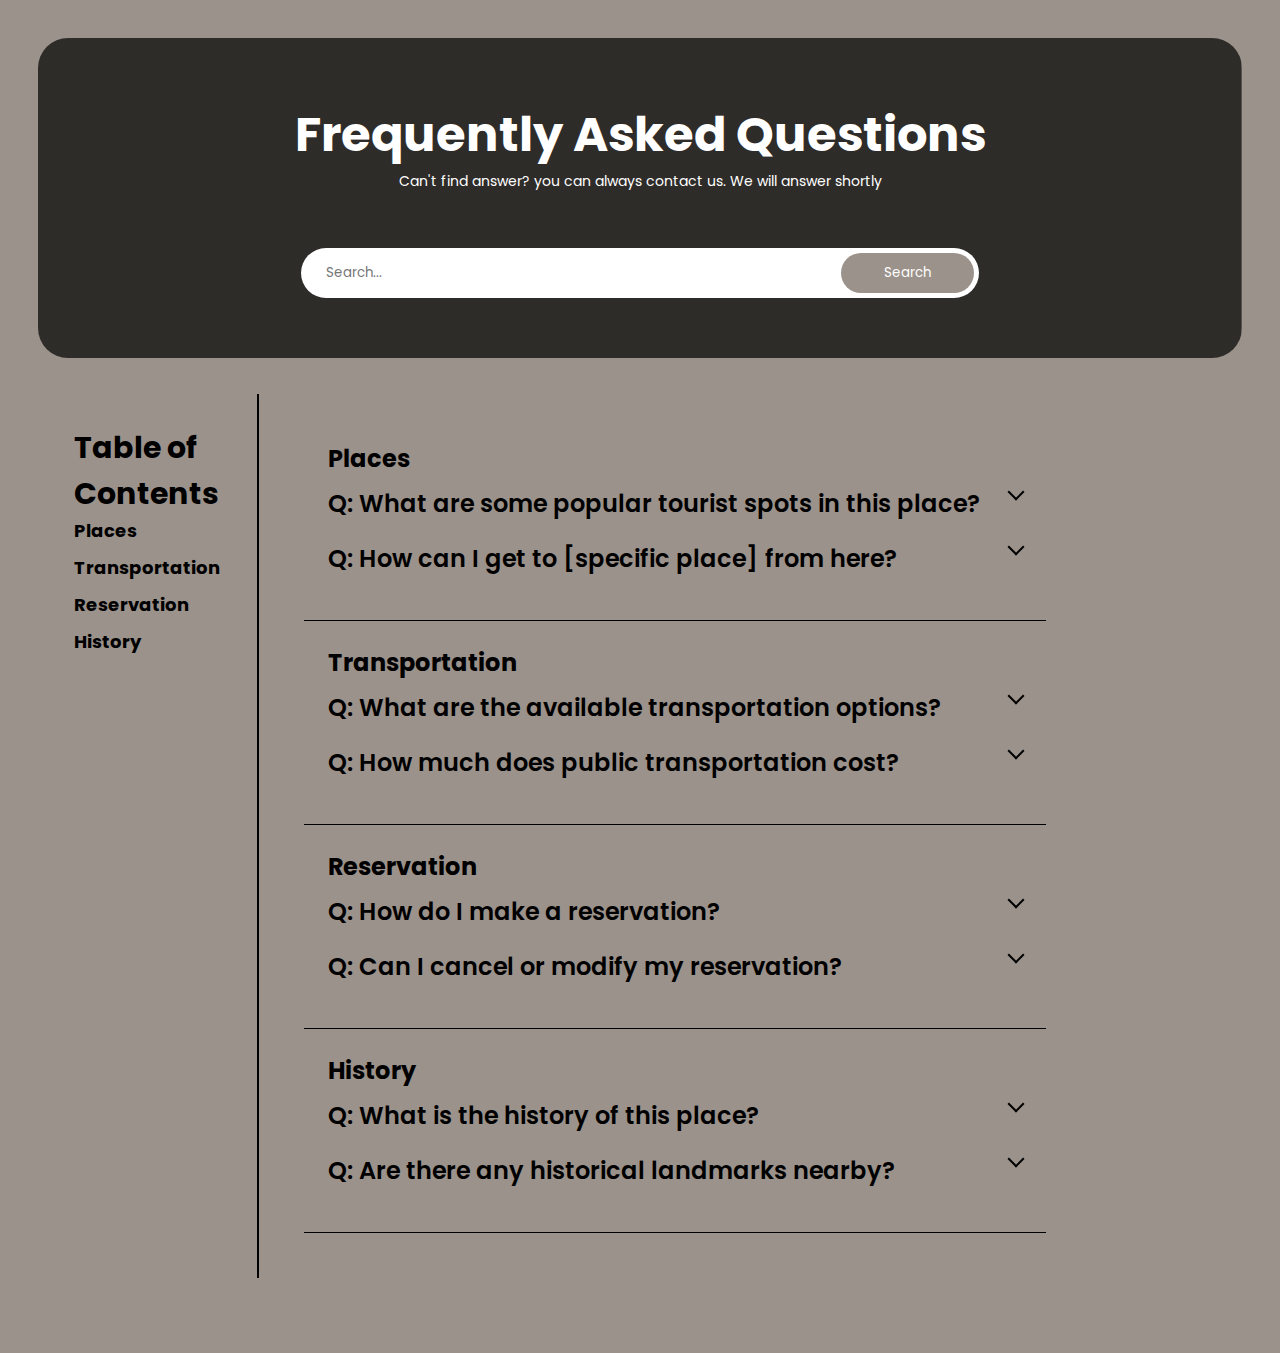
<file: index.html>
<!DOCTYPE html>
<html lang="en">
<head>
    <meta charset="UTF-8">
    <meta name="viewport" content="width=device-width, initial-scale=1.0">
    <link rel="stylesheet" href="./CSS/style.css">
    <link href="https://fonts.googleapis.com/css2?family=Poppins:wght@400;600;700&display=swap" rel="stylesheet">
    <script src="./JS/search.js"></script>
    <title>FAQ</title>
</head>
<body>

    <div class="header">
        <h1 class="header-title">Frequently Asked Questions</h1>
        <p class="header-desc">Can't find answer? you can always contact us. We will answer shortly</p>

        <div class="search">
            <input type="text" id="searchInput" placeholder="Search...">
            <button onclick="search()">Search</button>
        </div>
    </div>

    <div class="faq">
        <div class="faq-name">
            <h2 class="faq-header">Table of Contents</h2>
            <ul class="toc">
                <li><a href="#places">Places</a></li>
                <li><a href="#transportation">Transportation</a></li>
                <li><a href="#reservation">Reservation</a></li>
                <li><a href="#history">History</a></li>
            </ul>
        </div>
        <div class="faq-box">
            <div id="places" class="faq-wrapper">
                <h3 class="section-title">Places</h3>
                <div class="faq-item">
                    <input type="checkbox" id="places-questions" class="faq-trigger">
                    <label for="places-questions" class="faq-title">Q: What are some popular tourist spots in this place?</label>
                    <div class="faq-detail">A: Some popular tourist spots include [list popular spots here].</div>
                </div>
                <div class="faq-item">
                    <input type="checkbox" id="places-getting-there" class="faq-trigger">
                    <label for="places-getting-there" class="faq-title">Q: How can I get to [specific place] from here?</label>
                    <div class="faq-detail">A: You can [describe transportation options].</div>
                </div>
            </div>
            <div id="transportation" class="faq-wrapper">
                <h3 class="section-title">Transportation</h3>
                <div class="faq-item">
                    <input type="checkbox" id="transportation-options" class="faq-trigger">
                    <label for="transportation-options" class="faq-title">Q: What are the available transportation options?</label>
                    <div class="faq-detail">A: The available transportation options include [list transportation options].</div>
                </div>
                <div class="faq-item">
                    <input type="checkbox" id="transportation-cost" class="faq-trigger">
                    <label for="transportation-cost" class="faq-title">Q: How much does public transportation cost?</label>
                    <div class="faq-detail">A: Public transportation costs vary depending on the mode of transport and distance.</div>
                </div>
            </div>
            <div id="reservation" class="faq-wrapper">
                <h3 class="section-title">Reservation</h3>
                <div class="faq-item">
                    <input type="checkbox" id="reservation-process" class="faq-trigger">
                    <label for="reservation-process" class="faq-title">Q: How do I make a reservation?</label>
                    <div class="faq-detail">A: You can make a reservation by [describe reservation process].</div>
                </div>
                <div class="faq-item">
                    <input type="checkbox" id="reservation-cancel" class="faq-trigger">
                    <label for="reservation-cancel" class="faq-title">Q: Can I cancel or modify my reservation?</label>
                    <div class="faq-detail">A: Yes, you can cancel or modify your reservation by [describe cancellation/modification process].</div>
                </div>
            </div>
            <div id="history" class="faq-wrapper">
                <h3 class="section-title">History</h3>
                <div class="faq-item">
                    <input type="checkbox" id="history-description" class="faq-trigger">
                    <label for="history-description" class="faq-title">Q: What is the history of this place?</label>
                    <div class="faq-detail">A: [Brief history description].</div>
                </div>
                <div class="faq-item">
                    <input type="checkbox" id="history-landmarks" class="faq-trigger">
                    <label for="history-landmarks" class="faq-title">Q: Are there any historical landmarks nearby?</label>
                    <div class="faq-detail">A: Yes, some historical landmarks include [list landmarks].</div>
                </div>
            </div>
            
        </div>
    </div>

</body>
</html>
</file>
<file: CSS/style.css>
:root {
    --primaryColor: #9b928b; /* Brown color for Egypt tourism aesthetic */
    --softColor: #F5DEB3; /* Wheat color for a softer touch */
    --whiteColor: #FFF;
    --blackColor: #000;
}   

*{
    margin: 0;
    padding: 0;
    box-sizing: border-box;
    outline: none;
    font-family: 'poppins', sans-serif;
}

body {
    width: 100%;
    height: auto;
    padding: 3%;
    background-color: var(--primaryColor);
}

.header{
    background-image: linear-gradient(rgba(0,0,0,0.7), rgba(0,0,0,0.7)), url('https://images.pexels.com/photos/931881/pexels-photo-931881.jpeg?auto=compress&cs=tinysrgb&w=600');
    background-position: top center;
    background-repeat: no-repeat;
    background-size: cover;
    display: flex;
    flex-direction: column;
    align-items: center;
    padding: 5% 3%;
    border-radius: 30px;
    max-height: 380px;
    color: var(--whiteColor);
}

.header-title {
    font-size: 48px;
    letter-spacing: 1.5;


}

.header-desc {
    font-size: 14px;
    letter-spacing: 1;
    text-align: center;

}

.search {
    width: 60%;
    height: 50px;
    background-color: var(--whiteColor);
    margin-top: 5%;
    border-radius: 30px;
    display: flex;
    justify-content: space-between;
    padding: 5px;

}

.search input {
    width: 80%;
    height: 100%;
    padding: 1%  3%;
    background: transparent;
    border: none;
}

.search button {
    width: 20%;
    min-width: 100px;
    height: 100%;
    background-color: var(--primaryColor);
    color: var(--whiteColor);
    border: none;
    border-radius: 30px;
    cursor: pointer;
}

.search button:hover{
    background-color: var(--blackColor);
}

.faq {
    width: 100%;
    display: flex;
    flex-wrap: wrap;
    align-items: flex-start;
    padding: 3%;

}

.faq-name {
    flex: 0.5;
    padding: 2% 2% 0 0;
    width: 200px; /* Fixed width for the table of content */
}

.faq-header {
    padding: 5% 0 0 0;
    font-size: 30px;
}

.faq-box {
    min-width: 320px;
    padding: 2% 0 4% 4%;
    border-left: 2px solid var(--blackColor);
}

.faq-wrapper {
    width: 100%;
    padding: 1.5rem;
    border-bottom: 1px solid var(--blackColor);
}

.section-title {
    font-size: 24px;
    margin-bottom: 10px;
}

.faq-item {
    margin-bottom: 20px;
}

.faq-title {
    display: block;
    position: relative;
    width: 100%;
    letter-spacing: 1.2;
    font-size: 24px;
    font-weight: 600;
    color: var(--blackColor);
}

.faq-title::after {
    width: 10px;
    height: 10px;
    content: "";
    float: right;
    border-style: solid;
    border-width: 2px 2px 0 0;
    transform: rotate(135deg);
    transition: 0.4s ease-in-out;
}

.faq-detail {
    line-height: 1.5;
    letter-spacing: 1;
    max-height: 0;
    overflow: hidden;
    transition: 0.3s ease-in-out;
    font-size: 14px;
}

.faq-trigger {
   display: none;
}

.faq-trigger:checked + .faq-title + .faq-detail {
    max-height: 300px;
}

.faq-trigger:checked + .faq-title::after {
    transform: rotate(45deg);
    transition: 0.4s ease-in-out;
}

/* Styling for Table of Contents */
.toc {
    list-style-type: none;
    padding: 0;
}

.toc li {
    margin-bottom: 10px;
}

.toc a {
    text-decoration: none;
    color: var(--blackColor);
    font-weight: bold;
    font-size: 18px;
    transition: color 0.3s ease;
}

.toc a:hover {
    color: var(--primaryColor);
}

@media screen and (max-width: 680px) {
    .search{
        width: 100%;
    }

    .faq-title {
        font-size:20px ;
    }
}
</file>
